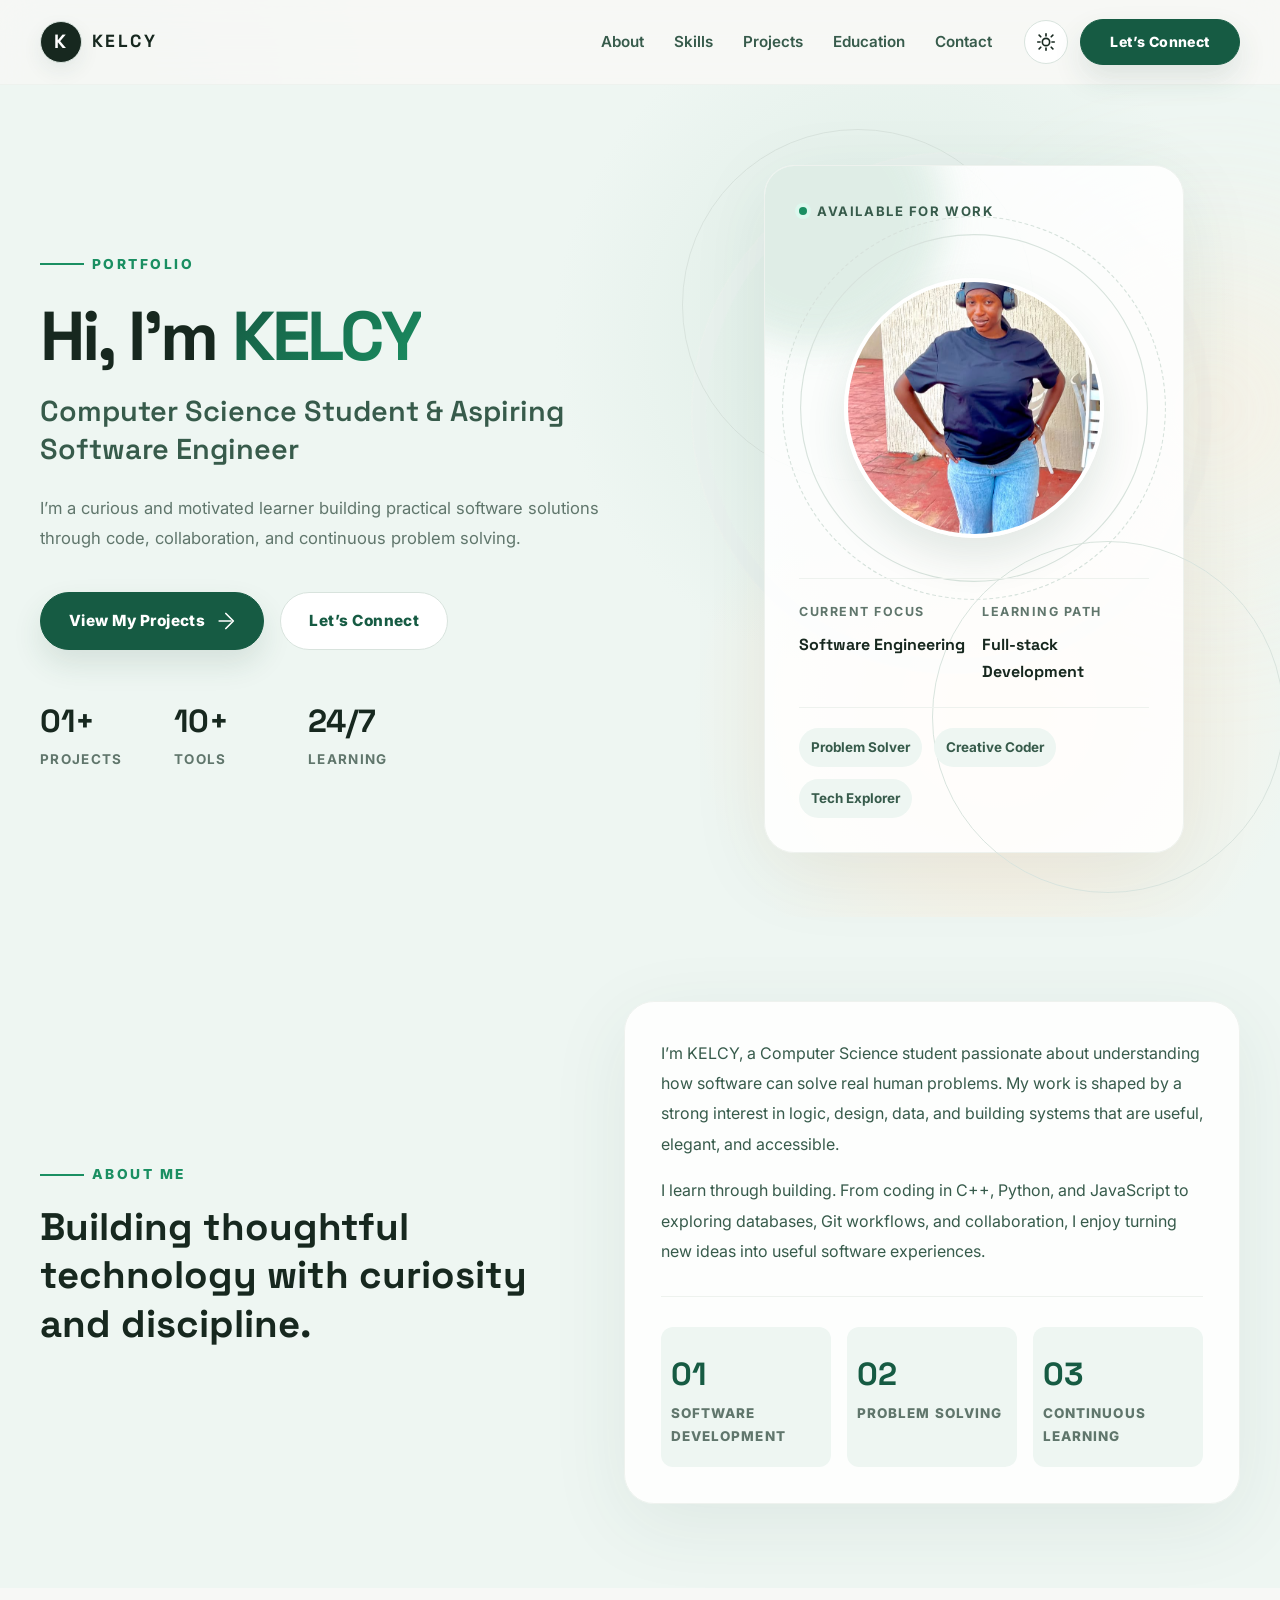
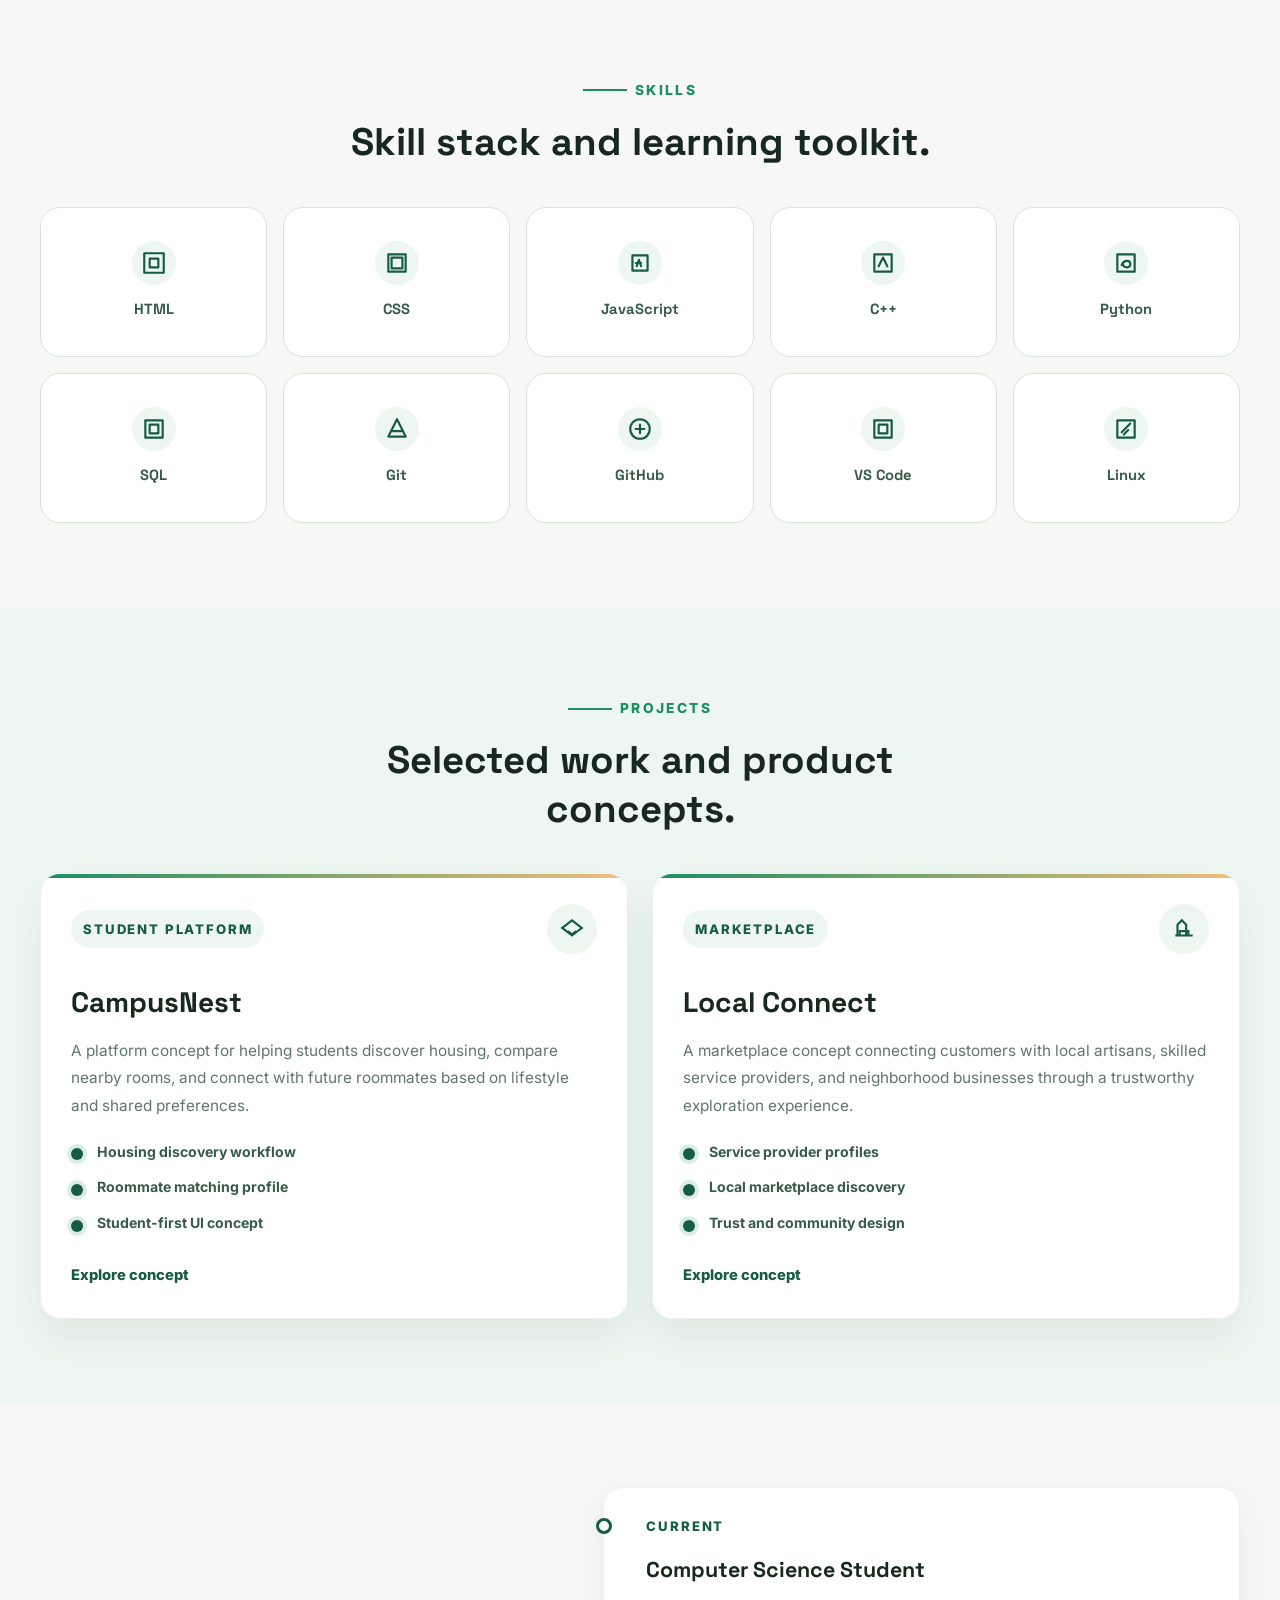
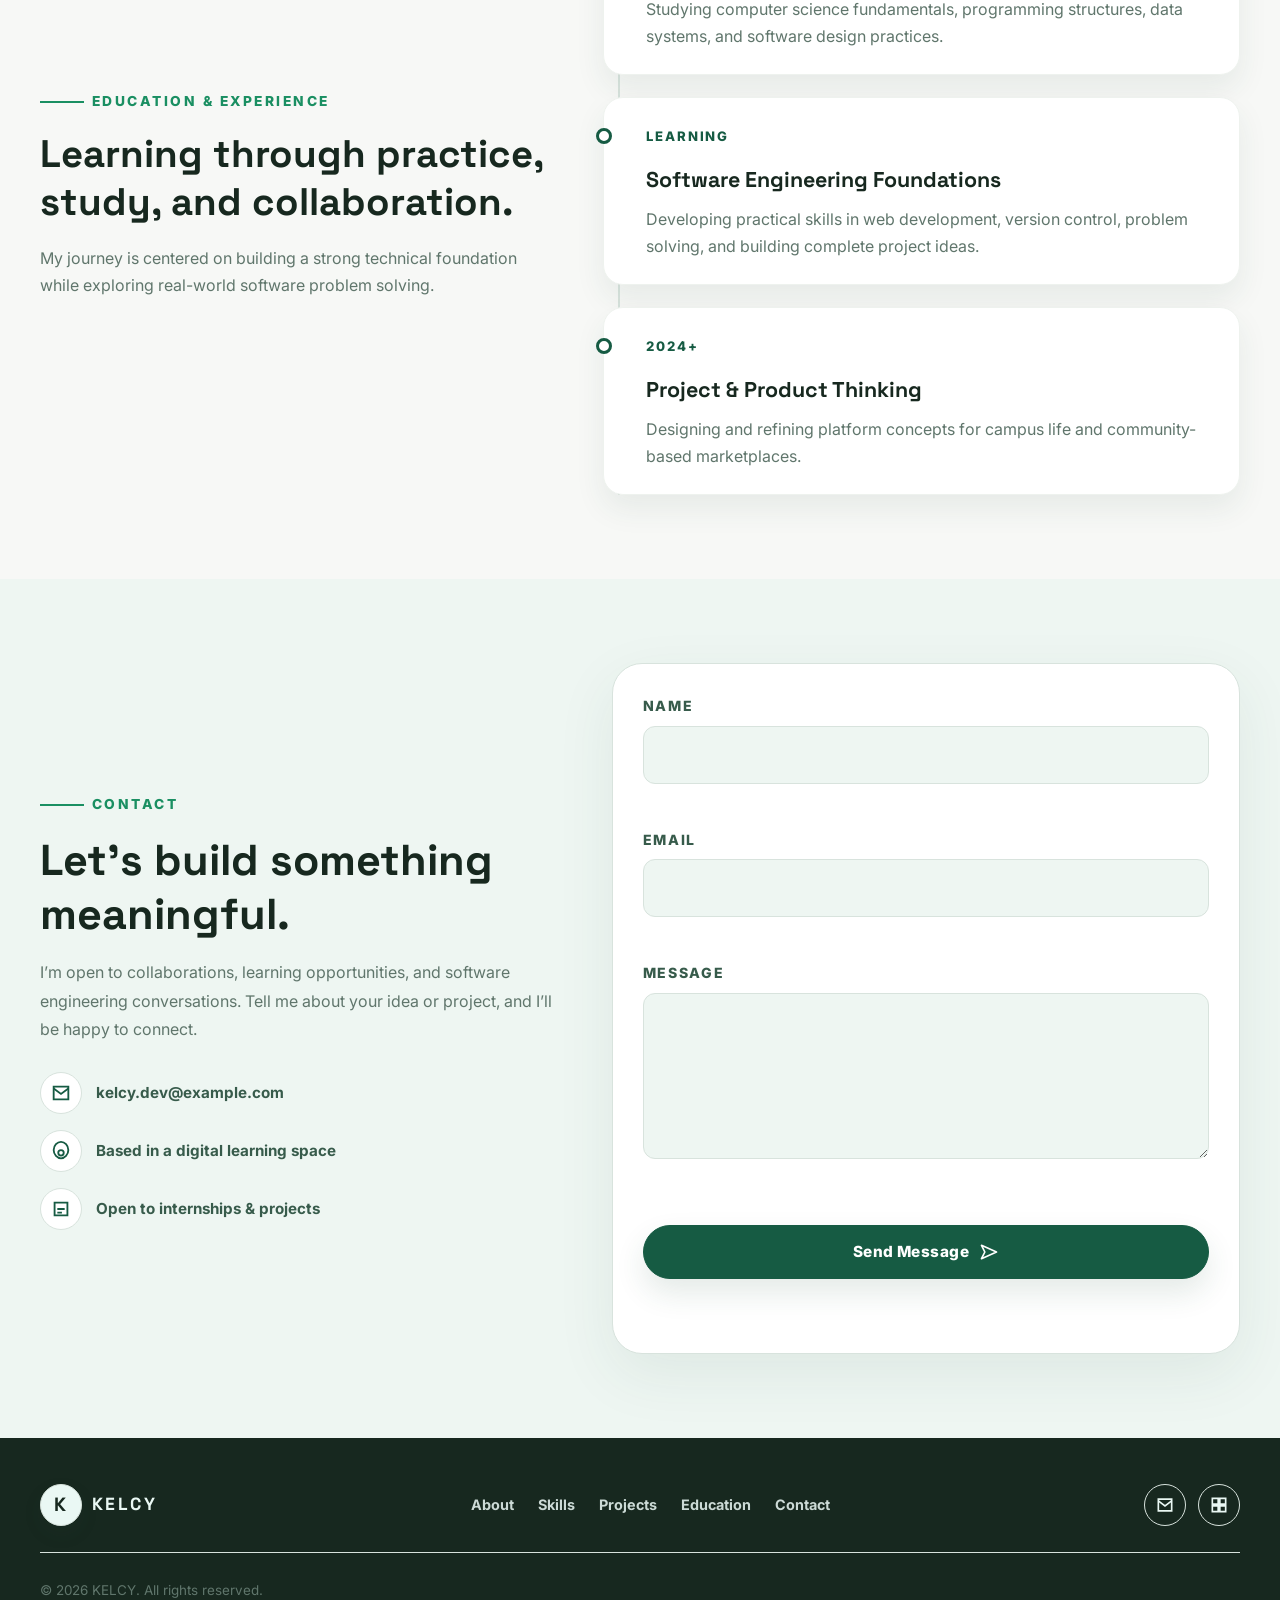
<file: index.html>
<!DOCTYPE html>
<html lang="en">
<head>
  <meta charset="UTF-8" />
  <meta name="viewport" content="width=device-width, initial-scale=1.0" />
  <meta name="description" content="KELCY - Computer Science Student & Aspiring Cybersecurity" />
  <title>KELCY | Portfolio</title>
  <link rel="preconnect" href="https://fonts.googleapis.com">
  <link rel="preconnect" href="https://fonts.gstatic.com" crossorigin>
  <link href="https://fonts.googleapis.com/css2?family=Inter:wght@300;400;500;600;700;800&family=Space+Grotesk:wght@500;600;700&display=swap" rel="stylesheet">
  <link rel="stylesheet" href="styles.css" />
</head>
<body>
  <div class="site-frame">
    <header class="site-header">
      <nav class="navbar container">
        <a class="brand" href="#home" aria-label="KELCY home">
          <span class="brand-mark">
            <span class="brand-mark-inner">K</span>
          </span>
          <span class="brand-text">KELCY</span>
        </a>

        <button class="nav-toggle" id="navToggle" aria-label="Toggle navigation" aria-expanded="false">
          <span></span>
          <span></span>
          <span></span>
        </button>

        <div class="nav-wrap" id="navMenu">
          <ul class="nav-links">
            <li><a class="nav-link" href="#about">About</a></li>
            <li><a class="nav-link" href="#skills">Skills</a></li>
            <li><a class="nav-link" href="#projects">Projects</a></li>
            <li><a class="nav-link" href="#education">Education</a></li>
            <li><a class="nav-link" href="#contact">Contact</a></li>
          </ul>

          <div class="nav-actions">
            <button class="theme-toggle" id="themeToggle" aria-label="Toggle dark mode">
              <svg class="theme-icon" viewBox="0 0 24 24" aria-hidden="true">
                <path class="theme-icon-sun" d="M12 3v2.5M12 18.5V21M4.5 4.5l1.8 1.8M17.7 17.7l1.8 1.8M3 12h2.5M18.5 12H21M4.5 19.5l1.8-1.8M17.7 6.3l1.8-1.8" fill="none" stroke="currentColor" stroke-width="2" stroke-linecap="round"/>
                <circle class="theme-icon-core" cx="12" cy="12" r="4" fill="none" stroke="currentColor" stroke-width="2"/>
              </svg>
            </button>
            <a class="btn btn-sm btn-primary nav-cta" href="#contact">Let’s Connect</a>
          </div>
        </div>
      </nav>
    </header>

    <main>
      <section class="hero section-pad" id="home">
        <div class="container hero-grid">
          <div class="hero-content reveal">
            <div class="section-kicker">Portfolio</div>
            <h1>Hi, I'm <span class="gradient-text">KELCY</span></h1>
            <h2>Computer Science Student &amp; Aspiring Software Engineer</h2>
            <p class="hero-lede">
              I’m a curious and motivated learner building practical software solutions through code,
              collaboration, and continuous problem solving.
            </p>

            <div class="hero-actions">
              <a class="btn btn-primary btn-lg" href="#projects">
                <span>View My Projects</span>
                <svg viewBox="0 0 24 24" class="btn-icon" aria-hidden="true">
                  <path d="M5 12h14M13 3l9 9-9 9" fill="none" stroke="currentColor" stroke-width="2" stroke-linecap="round" stroke-linejoin="round"/>
                </svg>
              </a>
              <a class="btn btn-secondary btn-lg" href="#contact">
                <span>Let’s Connect</span>
              </a>
            </div>

            <div class="hero-proof">
              <div class="hero-proof-item">
                <span class="proof-value">01+</span>
                <span class="proof-label">Projects</span>
              </div>
              <div class="hero-proof-item">
                <span class="proof-value">10+</span>
                <span class="proof-label">Tools</span>
              </div>
              <div class="hero-proof-item">
                <span class="proof-value">24/7</span>
                <span class="proof-label">Learning</span>
              </div>
            </div>
          </div>

          <aside class="hero-aside reveal">
            <div class="hero-card-wrap">
              <div class="hero-card glass-card">
                <div class="hero-card-top">
                  <span class="status-dot"></span>
                  <span class="status-label">Available for work</span>
                </div>
                <div class="profile-orbit">
                  <img class="profile-avatar" src="profile.jpeg" alt="KELCY" />
                  <span class="orbit-ring orbit-ring-one"></span>
                  <span class="orbit-ring orbit-ring-two"></span>
                </div>
                <div class="hero-card-details">
                  <div>
                    <span class="detail-label">Current Focus</span>
                    <span class="detail-value">Software Engineering</span>
                  </div>
                  <div>
                    <span class="detail-label">Learning Path</span>
                    <span class="detail-value">Full-stack Development</span>
                  </div>
                </div>
                <div class="hero-card-grid">
                  <span>Problem Solver</span>
                  <span>Creative Coder</span>
                  <span>Tech Explorer</span>
                </div>
              </div>
            </div>
          </aside>
        </div>
      </section>

      <section class="section section-light" id="about">
        <div class="container section-grid">
          <div class="section-heading reveal">
            <span class="section-kicker">About Me</span>
            <h2>Building thoughtful technology with curiosity and discipline.</h2>
          </div>
          <div class="section-content reveal">
            <div class="about-card glass-card">
              <p>
                I’m KELCY, a Computer Science student passionate about understanding how software
                can solve real human problems. My work is shaped by a strong interest in logic,
                design, data, and building systems that are useful, elegant, and accessible.
              </p>
              <p>
                I learn through building. From coding in C++, Python, and JavaScript to exploring
                databases, Git workflows, and collaboration, I enjoy turning new ideas into useful
                software experiences.
              </p>
              <div class="about-highlights">
                <div>
                  <span class="highlight-number">01</span>
                  <span class="highlight-text">Software Development</span>
                </div>
                <div>
                  <span class="highlight-number">02</span>
                  <span class="highlight-text">Problem Solving</span>
                </div>
                <div>
                  <span class="highlight-number">03</span>
                  <span class="highlight-text">Continuous Learning</span>
                </div>
              </div>
            </div>
          </div>
        </div>
      </section>

      <section class="section" id="skills">
        <div class="container">
          <div class="section-heading centered reveal">
            <span class="section-kicker">Skills</span>
            <h2>Skill stack and learning toolkit.</h2>
          </div>

          <div class="skills-grid">
            <div class="skill-card reveal">
              <div class="skill-icon">
                <svg viewBox="0 0 24 24" aria-hidden="true"><path d="M3 3h18v18H3z" fill="none" stroke="currentColor" stroke-width="2"/><path d="M8 8h8v8H8z" fill="none" stroke="currentColor" stroke-width="2"/></svg>
              </div>
              <span class="skill-name">HTML</span>
            </div>
            <div class="skill-card reveal">
              <div class="skill-icon">
                <svg viewBox="0 0 24 24" aria-hidden="true"><path d="M4 4h16v16H4z" fill="none" stroke="currentColor" stroke-width="2"/><path d="M7 7h10v10H7z" fill="none" stroke="currentColor" stroke-width="2"/></svg>
              </div>
              <span class="skill-name">CSS</span>
            </div>
            <div class="skill-card reveal">
              <div class="skill-icon">
                <svg viewBox="0 0 24 24" aria-hidden="true"><path d="M5 5h14v14H5z" fill="none" stroke="currentColor" stroke-width="2"/><path d="M9 15l2-6 2 6" fill="none" stroke="currentColor" stroke-width="2"/><path d="M8 12h5" fill="none" stroke="currentColor" stroke-width="2"/></svg>
              </div>
              <span class="skill-name">JavaScript</span>
            </div>
            <div class="skill-card reveal">
              <div class="skill-icon">
                <svg viewBox="0 0 24 24" aria-hidden="true"><path d="M4 4h16v16H4z" fill="none" stroke="currentColor" stroke-width="2"/><path d="M8 15l4-8 4 8" fill="none" stroke="currentColor" stroke-width="2"/></svg>
              </div>
              <span class="skill-name">C++</span>
            </div>
            <div class="skill-card reveal">
              <div class="skill-icon">
                <svg viewBox="0 0 24 24" aria-hidden="true"><path d="M4 4h16v16H4z" fill="none" stroke="currentColor" stroke-width="2"/><path d="M8 14c1-3 3-4 5-4s3 1 3 3-1 3-3 3-4-1-4-4" fill="none" stroke="currentColor" stroke-width="2"/></svg>
              </div>
              <span class="skill-name">Python</span>
            </div>
            <div class="skill-card reveal">
              <div class="skill-icon">
                <svg viewBox="0 0 24 24" aria-hidden="true"><path d="M4 4h16v16H4z" fill="none" stroke="currentColor" stroke-width="2"/><path d="M8 8h8v8H8z" fill="none" stroke="currentColor" stroke-width="2"/></svg>
              </div>
              <span class="skill-name">SQL</span>
            </div>
            <div class="skill-card reveal">
              <div class="skill-icon">
                <svg viewBox="0 0 24 24" aria-hidden="true"><path d="M4 19L12 3l8 16H4z" fill="none" stroke="currentColor" stroke-width="2"/><path d="M8 14h8" fill="none" stroke="currentColor" stroke-width="2"/></svg>
              </div>
              <span class="skill-name">Git</span>
            </div>
            <div class="skill-card reveal">
              <div class="skill-icon">
                <svg viewBox="0 0 24 24" aria-hidden="true"><path d="M12 3a9 9 0 0 0 0 18 9 9 0 0 0 0-18z" fill="none" stroke="currentColor" stroke-width="2"/><path d="M8 12h8M12 8v8" fill="none" stroke="currentColor" stroke-width="2"/></svg>
              </div>
              <span class="skill-name">GitHub</span>
            </div>
            <div class="skill-card reveal">
              <div class="skill-icon">
                <svg viewBox="0 0 24 24" aria-hidden="true"><path d="M4 4h16v16H4z" fill="none" stroke="currentColor" stroke-width="2"/><path d="M8 8h8v8H8z" fill="none" stroke="currentColor" stroke-width="2"/></svg>
              </div>
              <span class="skill-name">VS Code</span>
            </div>
            <div class="skill-card reveal">
              <div class="skill-icon">
                <svg viewBox="0 0 24 24" aria-hidden="true"><path d="M4 4h16v16H4z" fill="none" stroke="currentColor" stroke-width="2"/><path d="M8 15l8-8" fill="none" stroke="currentColor" stroke-width="2"/><path d="M10 17l4-4" fill="none" stroke="currentColor" stroke-width="2"/></svg>
              </div>
              <span class="skill-name">Linux</span>
            </div>
          </div>
        </div>
      </section>

      <section class="section section-light" id="projects">
        <div class="container">
          <div class="section-heading centered reveal">
            <span class="section-kicker">Projects</span>
            <h2>Selected work and product concepts.</h2>
          </div>

          <div class="project-grid">
            <article class="project-card reveal">
              <div class="project-card-top">
                <span class="project-tag">Student Platform</span>
                <span class="project-icon">
                  <svg viewBox="0 0 24 24" aria-hidden="true"><path d="M3 11l9-7 9 7-9 7-9-7z" fill="none" stroke="currentColor" stroke-width="2"/><path d="M8 14l4 3 4-3" fill="none" stroke="currentColor" stroke-width="2"/></svg>
                </span>
              </div>
              <div class="project-content">
                <h3>CampusNest</h3>
                <p>
                  A platform concept for helping students discover housing, compare nearby rooms,
                  and connect with future roommates based on lifestyle and shared preferences.
                </p>
                <ul class="project-features">
                  <li>Housing discovery workflow</li>
                  <li>Roommate matching profile</li>
                  <li>Student-first UI concept</li>
                </ul>
              </div>
              <div class="project-card-bottom">
                <a class="text-link" href="#contact">Explore concept</a>
              </div>
            </article>

            <article class="project-card reveal">
              <div class="project-card-top">
                <span class="project-tag">Marketplace</span>
                <span class="project-icon">
                  <svg viewBox="0 0 24 24" aria-hidden="true"><path d="M4 18h16M6 18V8l4-4 4 4v10" fill="none" stroke="currentColor" stroke-width="2"/><path d="M8 18v-4h8v4" fill="none" stroke="currentColor" stroke-width="2"/></svg>
                </span>
              </div>
              <div class="project-content">
                <h3>Local Connect</h3>
                <p>
                  A marketplace concept connecting customers with local artisans, skilled service
                  providers, and neighborhood businesses through a trustworthy exploration experience.
                </p>
                <ul class="project-features">
                  <li>Service provider profiles</li>
                  <li>Local marketplace discovery</li>
                  <li>Trust and community design</li>
                </ul>
              </div>
              <div class="project-card-bottom">
                <a class="text-link" href="#contact">Explore concept</a>
              </div>
            </article>
          </div>
        </div>
      </section>

      <section class="section" id="education">
        <div class="container section-grid timeline-grid">
          <div class="section-heading reveal">
            <span class="section-kicker">Education &amp; Experience</span>
            <h2>Learning through practice, study, and collaboration.</h2>
            <p class="timeline-summary">
              My journey is centered on building a strong technical foundation while exploring
              real-world software problem solving.
            </p>
          </div>

          <div class="timeline reveal">
            <div class="timeline-item">
              <span class="timeline-dot"></span>
              <div class="timeline-content">
                <span class="timeline-date">Current</span>
                <h3>Computer Science Student</h3>
                <p>
                  Studying computer science fundamentals, programming structures, data systems,
                  and software design practices.
                </p>
              </div>
            </div>

            <div class="timeline-item">
              <span class="timeline-dot"></span>
              <div class="timeline-content">
                <span class="timeline-date">Learning</span>
                <h3>Software Engineering Foundations</h3>
                <p>
                  Developing practical skills in web development, version control, problem solving,
                  and building complete project ideas.
                </p>
              </div>
            </div>

            <div class="timeline-item">
              <span class="timeline-dot"></span>
              <div class="timeline-content">
                <span class="timeline-date">2024+</span>
                <h3>Project &amp; Product Thinking</h3>
                <p>
                  Designing and refining platform concepts for campus life and community-based
                  marketplaces.
                </p>
              </div>
            </div>
          </div>
        </div>
      </section>

      <section class="section contact-section" id="contact">
        <div class="container contact-grid">
          <div class="contact-intro reveal">
            <span class="section-kicker">Contact</span>
            <h2>Let’s build something meaningful.</h2>
            <p>
              I’m open to collaborations, learning opportunities, and software engineering
              conversations. Tell me about your idea or project, and I’ll be happy to connect.
            </p>

            <div class="contact-list">
              <div class="contact-item">
                <span class="contact-icon">
                  <svg viewBox="0 0 24 24" aria-hidden="true"><path d="M4 5h16v14H4z" fill="none" stroke="currentColor" stroke-width="2"/><path d="M4 7l8 6 8-6" fill="none" stroke="currentColor" stroke-width="2"/></svg>
                </span>
                <span class="contact-copy">kelcy.dev@example.com</span>
              </div>
              <div class="contact-item">
                <span class="contact-icon">
                  <svg viewBox="0 0 24 24" aria-hidden="true"><path d="M4 11c0-5 4-9 8-9s8 4 8 9-4 9-8 9-8-4-8-9z" fill="none" stroke="currentColor" stroke-width="2"/><path d="M12 8h.01M12 11a3 3 0 1 0 0 6 3 3 0 0 0 0-6z" fill="none" stroke="currentColor" stroke-width="2"/></svg>
                </span>
                <span class="contact-copy">Based in a digital learning space</span>
              </div>
              <div class="contact-item">
                <span class="contact-icon">
                  <svg viewBox="0 0 24 24" aria-hidden="true"><path d="M5 5h14v14H5z" fill="none" stroke="currentColor" stroke-width="2"/><path d="M8 12h8M8 16h5" fill="none" stroke="currentColor" stroke-width="2"/></svg>
                </span>
                <span class="contact-copy">Open to internships &amp; projects</span>
              </div>
            </div>
          </div>

          <div class="contact-form-wrap reveal">
            <form class="contact-form" id="contactForm" novalidate>
              <div class="form-group">
                <label for="name">Name</label>
                <input type="text" id="name" name="name" autocomplete="name" required minlength="2" />
                <small class="error-message" id="nameError"></small>
              </div>

              <div class="form-group">
                <label for="email">Email</label>
                <input type="email" id="email" name="email" autocomplete="email" required />
                <small class="error-message" id="emailError"></small>
              </div>

              <div class="form-group">
                <label for="message">Message</label>
                <textarea id="message" name="message" rows="5" required minlength="10"></textarea>
                <small class="error-message" id="messageError"></small>
              </div>

              <button class="btn btn-primary btn-form" type="submit">
                <span>Send Message</span>
                <svg viewBox="0 0 24 24" class="btn-icon" aria-hidden="true">
                  <path d="M3 20l18-8-18-8 4 8-4 8z" fill="none" stroke="currentColor" stroke-width="2" stroke-linejoin="round"/>
                </svg>
              </button>

              <div class="form-status" id="formStatus" role="status" aria-live="polite"></div>
            </form>
          </div>
        </div>
      </section>
    </main>

    <footer class="site-footer">
      <div class="container footer-grid">
        <a class="brand footer-brand" href="#home" aria-label="KELCY home">
          <span class="brand-mark small-mark">
            <span class="brand-mark-inner">K</span>
          </span>
          <span class="brand-text">KELCY</span>
        </a>

        <div class="footer-links">
          <a href="#about">About</a>
          <a href="#skills">Skills</a>
          <a href="#projects">Projects</a>
          <a href="#education">Education</a>
          <a href="#contact">Contact</a>
        </div>

        <div class="footer-social">
          <a href="#contact" aria-label="Email">
            <svg viewBox="0 0 24 24" aria-hidden="true"><path d="M4 5h16v14H4z" fill="none" stroke="currentColor" stroke-width="2"/><path d="M4 7l8 6 8-6" fill="none" stroke="currentColor" stroke-width="2"/></svg>
          </a>
          <a href="#projects" aria-label="Projects">
            <svg viewBox="0 0 24 24" aria-hidden="true"><path d="M4 4h7v7H4zM13 4h7v7h-7zM4 13h7v7H4zM13 13h7v7h-7z" fill="none" stroke="currentColor" stroke-width="2"/></svg>
          </a>
        </div>
      </div>
      <div class="container footer-bottom">
        <span>© 2026 KELCY. All rights reserved.</span>
      </div>
    </footer>
  </div>

  <button class="back-to-top" id="backToTop" aria-label="Back to top">
    <svg viewBox="0 0 24 24" aria-hidden="true">
      <path d="M12 4l-8 8M12 4l8 8M12 4v16" fill="none" stroke="currentColor" stroke-width="2" stroke-linecap="round" stroke-linejoin="round"/>
    </svg>
  </button>

  <script src="script.js"></script>
</body>
</html>
</file>
<file: styles.css>
* {
  box-sizing: border-box;
  -webkit-box-sizing: border-box;
  margin: 0;
  padding: 0;
}

:root {
  --font-sans: "Inter", "Segoe UI", Arial, sans-serif;
  --font-display: "Space Grotesk", "Inter", "Segoe UI", Arial, sans-serif;

  --bg: #f7f8f6;
  --surface: #ffffff;
  --surface-soft: #eef6f2;
  --surface-soft-2: #e9f1ee;
  --text: #17281f;
  --text-soft: #375b4b;
  --text-muted: #60766c;
  --text-light: #eaf8f4;
  --line: #d8e3dd;
  --line-soft: #eef2ee;
  --shadow: rgba(31, 82, 56, 0.12);
  --shadow-soft: rgba(37, 75, 60, 0.08);
  --primary: #165b43;
  --primary-2: #94d3b5;
  --primary-3: #dcece4;
  --green: #1a8f62;
  --green-dark: #125a45;
  --green-muted: #cce8da;
  --sage: #eef8f4;
  --sage-2: #d8ede7;
  --accent: #f3bd79;
  --accent-2: #ffedd9;
  --danger: #c94c4c;
  --danger-soft: #fcecef;
  --success: #2c9b76;
  --success-soft: #ddf8ee;
  --max-width: 1200px;
  --radius-lg: 30px;
  --radius-md: 20px;
  --radius-sm: 12px;
  --transition: 280ms cubic-bezier(0.2, 0.8, 0.2, 1);
}

body.dark {
  --bg: #071b16;
  --surface: #10251f;
  --surface-soft: #132c24;
  --surface-soft-2: #0b211d;
  --text: #eefaf4;
  --text-soft: #bdd7cb;
  --text-muted: #a7b9ad;
  --text-light: #eaf8f4;
  --line: #244935;
  --line-soft: #173326;
  --shadow: rgba(0, 0, 0, 0.38);
  --shadow-soft: rgba(180, 235, 210, 0.08);
  --primary: #94d3b5;
  --primary-2: #1eaf87;
  --primary-3: #173b31;
  --green: #9bdfbd;
  --green-dark: #b9f2cc;
  --green-muted: #153b2d;
  --sage: #0d221d;
  --sage-2: #1b4035;
  --accent: #ffd1a6;
  --accent-2: #301f0d;
  --danger: #f28383;
  --danger-soft: #30191c;
  --success: #8fe7bd;
  --success-soft: #102c22;
}

html {
  scroll-behavior: smooth;
}

body {
  font-family: var(--font-sans);
  background: var(--bg);
  color: var(--text);
  line-height: 1.7;
  min-height: 100vh;
  transition: background var(--transition), color var(--transition);
}

body.menu-open {
  overflow: hidden;
}

body::before {
  content: "";
  position: fixed;
  width: 360px;
  height: 360px;
  border-radius: 50%;
  left: -80px;
  top: -80px;
  background: radial-gradient(circle, var(--primary-3), transparent 70%);
  filter: blur(80px);
  opacity: 0.72;
  pointer-events: none;
}

body::after {
  content: "";
  position: fixed;
  width: 420px;
  height: 420px;
  border-radius: 50%;
  right: -140px;
  top: 200px;
  background: radial-gradient(circle, var(--accent-2), transparent 72%);
  filter: blur(80px);
  opacity: 0.72;
  pointer-events: none;
}

img,
svg {
  display: block;
}

a {
  color: inherit;
  text-decoration: none;
}

button,
input,
textarea {
  font: inherit;
}

.site-frame {
  min-height: 100vh;
  overflow: hidden;
}

.container {
  width: min(var(--max-width), calc(100% - 64px));
  margin: 0 auto;
}

.site-header {
  position: sticky;
  top: 0;
  z-index: 50;
  background: color-mix(in srgb, var(--bg) 80%, transparent);
  backdrop-filter: blur(16px);
  -webkit-backdrop-filter: blur(16px);
  border-bottom: 1px solid var(--line-soft);
}

.navbar {
  min-height: 84px;
  display: flex;
  align-items: center;
  justify-content: space-between;
  gap: 24px;
}

.brand {
  display: flex;
  align-items: center;
  gap: 10px;
  color: var(--text);
  font-family: var(--font-display);
  font-weight: 700;
  font-size: 1.1rem;
  letter-spacing: 0.14em;
}

.brand-mark {
  position: relative;
  width: 42px;
  height: 42px;
  border-radius: 50%;
  display: inline-flex;
  align-items: center;
  justify-content: center;
  background: var(--text);
  color: var(--surface);
  border: 1px solid var(--line);
  box-shadow: 0 8px 20px var(--shadow-soft);
}

.brand-mark-inner {
  font-family: var(--font-display);
  font-weight: 700;
  font-size: 1.2rem;
}

.brand-text {
  position: relative;
  font-family: var(--font-display);
}

.nav-wrap {
  display: flex;
  align-items: center;
  gap: 32px;
}

.nav-links {
  display: flex;
  align-items: center;
  list-style: none;
  gap: 30px;
}

.nav-link {
  position: relative;
  color: var(--text-soft);
  font-size: 0.95rem;
  font-weight: 600;
  transition: color var(--transition);
}

.nav-link::after {
  content: "";
  position: absolute;
  left: 0;
  bottom: -8px;
  width: 100%;
  height: 2px;
  border-radius: 99px;
  background: var(--primary);
  transform: scaleX(0);
  transform-origin: left center;
  transition: transform var(--transition);
}

.nav-link:hover {
  color: var(--primary);
}

.nav-link:hover::after {
  transform: scaleX(1);
}

.nav-actions {
  display: flex;
  align-items: center;
  gap: 12px;
}

.theme-toggle {
  width: 44px;
  height: 44px;
  border-radius: 50%;
  border: 1px solid var(--line);
  background: var(--surface);
  color: var(--text);
  display: flex;
  align-items: center;
  justify-content: center;
  cursor: pointer;
  transition: transform var(--transition), background var(--transition), color var(--transition), border var(--transition);
}

.theme-toggle:hover {
  transform: translateY(-3px);
  background: var(--primary);
  color: var(--surface);
}

.theme-icon {
  width: 22px;
  height: 22px;
}

.theme-icon path,
.theme-icon circle {
  stroke-width: 1.8;
}

.nav-cta {
  white-space: nowrap;
}

.nav-toggle {
  display: none;
  width: 44px;
  height: 44px;
  border-radius: 50%;
  border: 1px solid var(--line);
  background: var(--surface);
  color: var(--text);
  align-items: center;
  justify-content: center;
  flex-direction: column;
  gap: 5px;
  cursor: pointer;
}

.nav-toggle span {
  display: block;
  width: 20px;
  height: 2px;
  background: var(--text);
  transition: transform var(--transition), opacity var(--transition);
}

.nav-toggle.is-active span:nth-child(1) {
  transform: translateY(7px) rotate(45deg);
}

.nav-toggle.is-active span:nth-child(2) {
  opacity: 0;
}

.nav-toggle.is-active span:nth-child(3) {
  transform: translateY(-7px) rotate(-45deg);
}

.section-pad {
  padding: 80px 0 64px;
}

.hero {
  position: relative;
  min-height: 620px;
  display: flex;
  align-items: center;
  background:
    radial-gradient(circle at 70% 30%, var(--primary-3), transparent 32%),
    radial-gradient(circle at 78% 75%, var(--accent-2), transparent 26%),
    var(--surface-soft);
}

.hero::before {
  content: "";
  position: absolute;
  width: 520px;
  height: 520px;
  border-radius: 50%;
  border: 1px solid var(--line-soft);
  left: 54%;
  top: 8%;
  transform: rotate(-8deg);
  filter: blur(0.2px);
  box-shadow: inset 0 0 0 14px var(--surface-soft-2);
  opacity: 0.8;
}

.hero-grid {
  position: relative;
  z-index: 2;
  display: grid;
  grid-template-columns: minmax(560px, 1.08fr) minmax(420px, 0.92fr);
  align-items: center;
  gap: 44px;
}

.hero-content {
  max-width: 620px;
}

.section-kicker {
  display: inline-flex;
  align-items: center;
  gap: 8px;
  color: var(--green);
  font-size: 0.86rem;
  font-weight: 800;
  letter-spacing: 0.18em;
  text-transform: uppercase;
}

.section-kicker::before {
  content: "";
  display: inline-block;
  width: 44px;
  height: 2px;
  background: var(--green);
  vertical-align: middle;
}

.hero-content h1 {
  font-family: var(--font-display);
  font-size: clamp(3.9rem, 5.4vw, 5.8rem);
  line-height: 1.06;
  margin-top: 24px;
  color: var(--text);
  letter-spacing: -0.04em;
}

.gradient-text {
  background: linear-gradient(135deg, var(--primary), var(--green));
  -webkit-background-clip: text;
  color: transparent;
}

.hero-content h2 {
  font-size: clamp(1.8rem, 2vw, 2.3rem);
  line-height: 1.3;
  color: var(--text-soft);
  font-family: var(--font-display);
  font-weight: 600;
  margin-top: 20px;
}

.hero-lede {
  color: var(--text-muted);
  font-size: 1.04rem;
  line-height: 1.8;
  margin: 26px 0 38px;
  max-width: 590px;
}

.hero-actions {
  display: flex;
  align-items: center;
  gap: 16px;
  flex-wrap: wrap;
}

.btn {
  position: relative;
  display: inline-flex;
  align-items: center;
  justify-content: center;
  gap: 10px;
  min-width: 160px;
  padding: 13px 26px;
  border-radius: 99px;
  border: 1px solid transparent;
  font-size: 0.96rem;
  font-weight: 800;
  letter-spacing: 0.03em;
  cursor: pointer;
  transition: transform var(--transition), box-shadow var(--transition), background var(--transition), color var(--transition), border var(--transition);
}

.btn-primary {
  color: var(--surface);
  background: var(--primary);
  border-color: var(--primary);
  box-shadow: 0 14px 30px var(--shadow);
}

.btn-primary:hover {
  background: var(--green-dark);
  transform: translateY(-3px);
}

.btn-secondary {
  color: var(--primary);
  background: var(--surface);
  border-color: var(--line);
}

.btn-secondary:hover {
  color: var(--surface);
  background: var(--primary);
  transform: translateY(-3px);
}

.btn-lg {
  padding: 15px 28px;
}

.btn-sm {
  font-size: 0.88rem;
  padding: 10px 18px;
}

.btn-form {
  width: 100%;
  margin-top: 14px;
}

.btn-icon {
  width: 20px;
  height: 20px;
  stroke-width: 2;
  fill: none;
  stroke: currentColor;
}

.hero-proof {
  display: flex;
  align-items: center;
  gap: 34px;
  margin-top: 44px;
  flex-wrap: wrap;
}

.hero-proof-item {
  min-width: 100px;
}

.proof-value {
  display: block;
  color: var(--text);
  font-family: var(--font-display);
  font-weight: 700;
  font-size: 2rem;
}

.proof-label {
  display: block;
  color: var(--text-muted);
  font-size: 0.84rem;
  font-weight: 700;
  letter-spacing: 0.1em;
  text-transform: uppercase;
}

.hero-aside {
  min-width: 0;
}

.hero-card-wrap {
  position: relative;
  min-height: 460px;
  display: flex;
  align-items: center;
  justify-content: center;
}

.hero-card-wrap::before,
.hero-card-wrap::after {
  content: "";
  position: absolute;
  width: 350px;
  height: 350px;
  background: transparent;
  border-radius: 50%;
  border: 1px solid var(--line);
}

.hero-card-wrap::before {
  left: -26px;
  top: -36px;
}

.hero-card-wrap::after {
  right: -44px;
  bottom: -40px;
}

.glass-card {
  border: 1px solid var(--line-soft);
  background: color-mix(in srgb, var(--surface) 86%, transparent);
  border-radius: var(--radius-lg);
  box-shadow: 0 20px 80px var(--shadow-soft);
}

.hero-card {
  position: relative;
  width: min(420px, 100%);
  padding: 34px;
  min-height: 420px;
  overflow: hidden;
}

.hero-card::before {
  content: "";
  position: absolute;
  left: -80px;
  top: -80px;
  width: 260px;
  height: 260px;
  border-radius: 50%;
  background: var(--primary-3);
  filter: blur(18px);
  opacity: 0.9;
}

.hero-card-top {
  position: relative;
  z-index: 2;
  display: flex;
  align-items: center;
  gap: 10px;
  color: var(--text-soft);
  font-size: 0.82rem;
  font-weight: 700;
  letter-spacing: 0.12em;
  text-transform: uppercase;
}

.status-dot {
  width: 8px;
  height: 8px;
  border-radius: 50%;
  background: var(--green);
  box-shadow: 0 0 0 4px var(--success-soft);
}

.profile-orbit {
  position: relative;
  width: 300px;
  height: 300px;
  margin: 36px auto 20px;
  display: flex;
  align-items: center;
  justify-content: center;
}

.profile-avatar {
  width: 260px;
  height: 260px;
  border-radius: 50%;
  display: flex;
  align-items: center;
  justify-content: center;
  object-fit: cover;
  object-position: center center;
  background: linear-gradient(135deg, var(--primary), var(--green));
  color: var(--surface);
  font-family: var(--font-display);
  font-weight: 700;
  font-size: 4.8rem;
  box-shadow: 0 20px 40px var(--shadow);
  border: 4px solid var(--surface);
  position: relative;
  z-index: 3;
}

.orbit-ring {
  position: absolute;
  inset: 0;
  border-radius: 50%;
  border: 1px solid var(--line);
}

.orbit-ring-one {
  transform: scale(1.16);
}

.orbit-ring-two {
  transform: scale(1.28);
  border-style: dashed;
}

.hero-card-details {
  position: relative;
  z-index: 2;
  display: grid;
  grid-template-columns: repeat(2, minmax(150px, 1fr));
  gap: 16px;
  border-top: 1px solid var(--line-soft);
  border-bottom: 1px solid var(--line-soft);
  padding: 22px 0;
}

.detail-label {
  display: block;
  color: var(--text-muted);
  font-size: 0.78rem;
  font-weight: 700;
  letter-spacing: 0.12em;
  text-transform: uppercase;
}

.detail-value {
  display: block;
  margin-top: 8px;
  color: var(--text);
  font-family: var(--font-display);
  font-size: 1rem;
  font-weight: 700;
}

.hero-card-grid {
  position: relative;
  z-index: 2;
  display: flex;
  align-items: center;
  gap: 12px;
  flex-wrap: wrap;
  margin-top: 20px;
}

.hero-card-grid span {
  color: var(--text-soft);
  font-size: 0.84rem;
  font-weight: 700;
  padding: 8px 12px;
  border-radius: 99px;
  background: var(--surface-soft);
}

.section {
  padding: 84px 0;
  position: relative;
}

.section-light {
  background: var(--surface-soft);
}

.section-grid {
  display: grid;
  grid-template-columns: 0.86fr 1fr;
  align-items: center;
  gap: 54px;
}

.section-heading {
  max-width: 680px;
}

.section-heading.centered {
  text-align: center;
  margin: 0 auto 40px;
}

.section-heading h2 {
  font-family: var(--font-display);
  color: var(--text);
  font-size: clamp(2.4rem, 3vw, 3rem);
  line-height: 1.26;
  margin-top: 16px;
}

.section-heading p {
  color: var(--text-muted);
}

.section-content {
  min-width: 0;
}

.about-card {
  padding: 36px;
}

.about-card p {
  color: var(--text-soft);
  font-size: 1rem;
  line-height: 1.9;
}

.about-card p + p {
  margin-top: 16px;
}

.about-highlights {
  display: grid;
  grid-template-columns: repeat(3, minmax(120px, 1fr));
  gap: 16px;
  margin-top: 30px;
  padding-top: 30px;
  border-top: 1px solid var(--line-soft);
}

.about-highlights > div {
  padding: 20px 10px;
  border-radius: var(--radius-sm);
  background: var(--surface-soft);
}

.highlight-number {
  display: block;
  font-family: var(--font-display);
  color: var(--primary);
  font-size: 2rem;
  font-weight: 700;
}

.highlight-text {
  display: block;
  color: var(--text-muted);
  font-size: 0.84rem;
  font-weight: 800;
  letter-spacing: 0.08em;
  text-transform: uppercase;
}

.skills-grid {
  display: grid;
  grid-template-columns: repeat(5, minmax(150px, 1fr));
  gap: 16px;
}

.skill-card {
  background: var(--surface);
  border: 1px solid var(--line);
  border-radius: var(--radius-md);
  padding: 24px 16px;
  display: flex;
  align-items: center;
  justify-content: center;
  flex-direction: column;
  gap: 12px;
  min-height: 150px;
  transition: transform var(--transition), box-shadow var(--transition), border var(--transition), background var(--transition);
}

.skill-card:hover {
  transform: translateY(-8px);
  border-color: var(--primary);
  box-shadow: 0 14px 32px var(--shadow-soft);
}

.skill-icon {
  width: 44px;
  height: 44px;
  border-radius: 50%;
  color: var(--primary);
  background: var(--surface-soft);
  display: flex;
  align-items: center;
  justify-content: center;
}

.skill-icon svg {
  width: 26px;
  height: 26px;
  stroke: currentColor;
  fill: none;
  stroke-width: 1.8;
  stroke-linecap: round;
  stroke-linejoin: round;
}

.skill-name {
  color: var(--text-soft);
  font-family: var(--font-display);
  font-weight: 700;
  font-size: 0.92rem;
}

.project-grid {
  display: grid;
  grid-template-columns: repeat(2, minmax(280px, 1fr));
  gap: 24px;
}

.project-card {
  background: var(--surface);
  border: 1px solid var(--line-soft);
  border-radius: var(--radius-md);
  padding: 30px;
  box-shadow: 0 20px 40px var(--shadow-soft);
  transition: transform var(--transition), box-shadow var(--transition), border var(--transition);
  position: relative;
  overflow: hidden;
}

.project-card::before {
  content: "";
  position: absolute;
  top: 0;
  left: 0;
  width: 100%;
  height: 4px;
  background: linear-gradient(90deg, var(--green), var(--accent));
}

.project-card:hover {
  transform: translateY(-8px);
  box-shadow: 0 26px 60px var(--shadow-soft);
  border-color: var(--primary);
}

.project-card-top {
  display: flex;
  align-items: center;
  justify-content: space-between;
}

.project-tag {
  color: var(--primary);
  font-size: 0.82rem;
  font-weight: 800;
  letter-spacing: 0.14em;
  text-transform: uppercase;
  background: var(--surface-soft);
  padding: 8px 12px;
  border-radius: 99px;
}

.project-icon {
  width: 50px;
  height: 50px;
  border-radius: 50%;
  background: var(--surface-soft);
  color: var(--primary);
  display: flex;
  align-items: center;
  justify-content: center;
}

.project-icon svg {
  width: 26px;
  height: 26px;
  fill: none;
  stroke: currentColor;
  stroke-width: 1.8;
}

.project-content {
  margin-top: 30px;
}

.project-content h3 {
  font-family: var(--font-display);
  color: var(--text);
  font-size: 1.76rem;
  line-height: 1.3;
  margin-bottom: 16px;
}

.project-content p {
  color: var(--text-muted);
  font-size: 0.96rem;
  line-height: 1.8;
}

.project-features {
  list-style: none;
  margin-top: 20px;
}

.project-features li {
  position: relative;
  color: var(--text-soft);
  font-weight: 700;
  font-size: 0.88rem;
  padding-left: 26px;
}

.project-features li::before {
  content: "";
  position: absolute;
  left: 0;
  top: 0.6em;
  width: 12px;
  height: 12px;
  border-radius: 50%;
  background: var(--primary);
  box-shadow: 0 0 0 4px var(--primary-3);
}

.project-features li + li {
  margin-top: 12px;
}

.project-card-bottom {
  margin-top: 26px;
}

.text-link {
  color: var(--primary);
  font-size: 0.92rem;
  font-weight: 800;
  position: relative;
}

.text-link::after {
  content: "";
  position: absolute;
  left: 0;
  bottom: -4px;
  width: 100%;
  height: 2px;
  background: var(--primary);
  transform: scaleX(0);
  transform-origin: left;
  transition: transform var(--transition);
}

.project-card:hover .text-link::after {
  transform: scaleX(1);
}

.timeline-grid {
  grid-template-columns: 0.8fr 1fr;
}

.timeline-summary {
  margin-top: 18px;
  color: var(--text-muted);
}

.timeline {
  position: relative;
  display: flex;
  flex-direction: column;
  gap: 22px;
}

.timeline::before {
  content: "";
  position: absolute;
  left: 15px;
  top: 0;
  bottom: 0;
  width: 2px;
  background: var(--line);
}

.timeline-item {
  position: relative;
  display: flex;
  align-items: flex-start;
  gap: 16px;
  background: var(--surface);
  padding: 24px 24px 24px 42px;
  border-radius: var(--radius-md);
  border: 1px solid var(--line-soft);
  box-shadow: 0 14px 30px var(--shadow-soft);
}

.timeline-dot {
  position: absolute;
  left: -8px;
  top: 30px;
  width: 16px;
  height: 16px;
  border-radius: 50%;
  border: 3px solid var(--primary);
  background: var(--surface);
}

.timeline-date {
  color: var(--primary);
  font-weight: 800;
  font-size: 0.82rem;
  letter-spacing: 0.14em;
  text-transform: uppercase;
}

.timeline-content h3 {
  color: var(--text);
  font-family: var(--font-display);
  font-size: 1.34rem;
  margin: 12px 0 8px;
}

.timeline-content p {
  color: var(--text-muted);
  line-height: 1.7;
}

.contact-section {
  background: var(--surface-soft);
}

.contact-grid {
  display: grid;
  grid-template-columns: 0.84fr 1fr;
  align-items: center;
  gap: 44px;
}

.contact-intro {
  max-width: 560px;
}

.contact-intro h2 {
  font-family: var(--font-display);
  color: var(--text);
  font-size: clamp(2.7rem, 3vw, 3.2rem);
  line-height: 1.26;
  margin: 16px 0 16px;
}

.contact-intro p {
  color: var(--text-muted);
  line-height: 1.8;
}

.contact-list {
  margin-top: 28px;
}

.contact-item {
  display: flex;
  align-items: center;
  gap: 14px;
  color: var(--text-soft);
  font-weight: 700;
  font-size: 0.95rem;
}

.contact-item + .contact-item {
  margin-top: 16px;
}

.contact-icon {
  width: 42px;
  height: 42px;
  border-radius: 50%;
  background: var(--surface);
  color: var(--primary);
  display: flex;
  align-items: center;
  justify-content: center;
  border: 1px solid var(--line);
}

.contact-icon svg {
  width: 22px;
  height: 22px;
  fill: none;
  stroke: currentColor;
  stroke-width: 1.8;
}

.contact-form-wrap {
  border-radius: var(--radius-lg);
  background: var(--surface);
  padding: 30px;
  border: 1px solid var(--line);
  box-shadow: 0 20px 60px var(--shadow-soft);
}

.contact-form {
  display: flex;
  flex-direction: column;
}

.form-group {
  margin-bottom: 16px;
}

.form-group label {
  display: block;
  color: var(--text-soft);
  font-size: 0.88rem;
  font-weight: 800;
  letter-spacing: 0.12em;
  margin-bottom: 8px;
  text-transform: uppercase;
}

.form-group input,
.form-group textarea {
  width: 100%;
  border-radius: var(--radius-sm);
  border: 1px solid var(--line);
  background: var(--surface-soft);
  color: var(--text);
  padding: 14px 16px;
  outline: none;
  transition: border var(--transition), box-shadow var(--transition), background var(--transition);
}

.form-group textarea {
  resize: vertical;
  min-height: 150px;
}

.form-group input:focus,
.form-group textarea:focus {
  border-color: var(--primary);
  box-shadow: 0 0 0 4px var(--primary-3);
}

.form-group input.invalid,
.form-group textarea.invalid {
  border-color: var(--danger);
}

.error-message {
  display: block;
  min-height: 20px;
  color: var(--danger);
  font-size: 0.78rem;
  font-weight: 700;
  margin-top: 8px;
}

.form-status {
  min-height: 30px;
  margin-top: 14px;
  color: var(--success);
  font-weight: 800;
}

.site-footer {
  background: var(--text);
  color: var(--text-light);
  padding: 46px 0 30px;
}

.site-footer .container {
  width: min(var(--max-width), calc(100% - 64px));
}

.footer-grid {
  display: flex;
  align-items: center;
  justify-content: space-between;
  gap: 24px;
}

.site-footer .brand {
  color: var(--text-light);
}

.site-footer .brand-mark {
  background: var(--text-light);
  color: var(--text);
}

.footer-links {
  display: flex;
  align-items: center;
  flex-wrap: wrap;
  gap: 24px;
}

.footer-links a {
  color: var(--text-light);
  font-size: 0.9rem;
  font-weight: 700;
  opacity: 0.86;
  transition: color var(--transition), opacity var(--transition);
}

.footer-links a:hover {
  color: var(--primary-2);
  opacity: 1;
}

.footer-social {
  display: flex;
  align-items: center;
  gap: 12px;
}

.footer-social a {
  width: 42px;
  height: 42px;
  border-radius: 50%;
  display: flex;
  align-items: center;
  justify-content: center;
  border: 1px solid var(--line);
  color: var(--text-light);
  transition: background var(--transition), color var(--transition), transform var(--transition);
}

.footer-social a svg {
  width: 20px;
  height: 20px;
  fill: none;
  stroke: currentColor;
  stroke-width: 2;
}

.footer-social a:hover {
  background: var(--primary);
  color: var(--surface);
  transform: translateY(-4px);
}

.footer-bottom {
  margin-top: 26px;
  padding-top: 26px;
  border-top: 1px solid var(--line);
  color: var(--text-muted);
  font-size: 0.84rem;
}

.back-to-top {
  position: fixed;
  right: 30px;
  bottom: 30px;
  width: 50px;
  height: 50px;
  border-radius: 50%;
  border: none;
  display: flex;
  align-items: center;
  justify-content: center;
  background: var(--primary);
  color: var(--surface);
  box-shadow: 0 14px 40px var(--shadow-soft);
  cursor: pointer;
  opacity: 0;
  visibility: hidden;
  transform: translateY(12px);
  transition: opacity var(--transition), transform var(--transition), visibility var(--transition), background var(--transition);
  z-index: 60;
}

.back-to-top svg {
  width: 20px;
  height: 20px;
  fill: none;
  stroke: currentColor;
  stroke-width: 2;
}

.back-to-top.visible {
  opacity: 1;
  visibility: visible;
  transform: translateY(0);
}

.back-to-top:hover {
  background: var(--green-dark);
}

.reveal {
  opacity: 0;
  transform: translateY(24px);
  transition: opacity 680ms ease, transform 680ms ease;
}

.reveal.visible {
  opacity: 1;
  transform: translateY(0);
}

@media (max-width: 1100px) {
  .hero-grid,
  .section-grid,
  .contact-grid {
    grid-template-columns: 1fr;
  }

  .hero-grid {
    gap: 32px;
  }

  .hero-content {
    max-width: 100%;
  }

  .hero-content h1 {
    font-size: clamp(3.2rem, 7vw, 4.4rem);
  }

  .skills-grid {
    grid-template-columns: repeat(3, minmax(150px, 1fr));
  }
}

@media (max-width: 900px) {
  .container {
    width: min(100%, calc(100% - 40px));
  }

  .navbar {
    min-height: auto;
    padding: 14px 0;
    flex-wrap: wrap;
  }

  .nav-toggle {
    display: inline-flex;
  }

  .nav-wrap {
    position: fixed;
    top: 80px;
    left: 0;
    width: min(420px, calc(100vw - 40px));
    min-height: calc(100vh - 120px);
    background: var(--surface);
    box-shadow: 0 30px 80px var(--shadow-soft);
    border-right: 1px solid var(--line);
    padding: 30px 24px;
    border-radius: 0 var(--radius-lg) var(--radius-lg) 0;
    align-items: flex-start;
    flex-direction: column;
    justify-content: center;
    gap: 30px;
    transform: translateX(-120%);
    transition: transform var(--transition);
  }

  .nav-wrap.open {
    transform: translateX(0);
  }

  .nav-links {
    flex-direction: column;
    align-items: flex-start;
    gap: 22px;
  }

  .nav-links a {
    font-size: 1.1rem;
  }

  .nav-actions {
    align-self: stretch;
    justify-content: space-between;
    width: 100%;
  }

  .hero {
    padding: 56px 0 40px;
  }

  .hero-card-wrap {
    min-height: 380px;
  }

  .hero-card {
    min-height: auto;
  }

  .hero-proof {
    gap: 22px;
  }

  .section {
    padding: 56px 0;
  }

  .section-grid,
  .contact-grid,
  .timeline-grid {
    gap: 30px;
  }

  .project-grid {
    grid-template-columns: 1fr;
  }

  .footer-grid {
    flex-wrap: wrap;
  }
}

@media (max-width: 680px) {
  .container {
    width: min(100%, calc(100% - 28px));
  }

  .site-header {
    position: sticky;
  }

  .hero-content h1 {
    font-size: clamp(2.9rem, 15vw, 3.5rem);
  }

  .hero-content h2 {
    font-size: 1.7rem;
  }

  .hero-actions,
  .hero-proof {
    align-items: stretch;
  }

  .hero-actions .btn {
    width: 100%;
  }

  .hero-proof {
    justify-content: flex-start;
  }

  .hero-proof-item {
    width: auto;
  }

  .hero-card-grid {
    display: grid;
    grid-template-columns: 1fr;
  }

  .hero-card {
    padding: 24px 20px;
  }

  .hero-card-details {
    grid-template-columns: 1fr;
  }

  .section-heading h2 {
    font-size: 2rem;
  }

  .skills-grid {
    grid-template-columns: repeat(2, minmax(150px, 1fr));
  }

  .skill-card {
    min-height: 130px;
  }

  .about-highlights {
    grid-template-columns: 1fr;
  }

  .contact-intro h2 {
    font-size: 2.4rem;
  }

  .contact-form-wrap {
    padding: 20px;
  }

  .footer-grid {
    align-items: stretch;
    flex-direction: column;
  }

  .footer-links {
    justify-content: center;
  }

  .footer-social {
    justify-content: center;
  }
}
</file>
